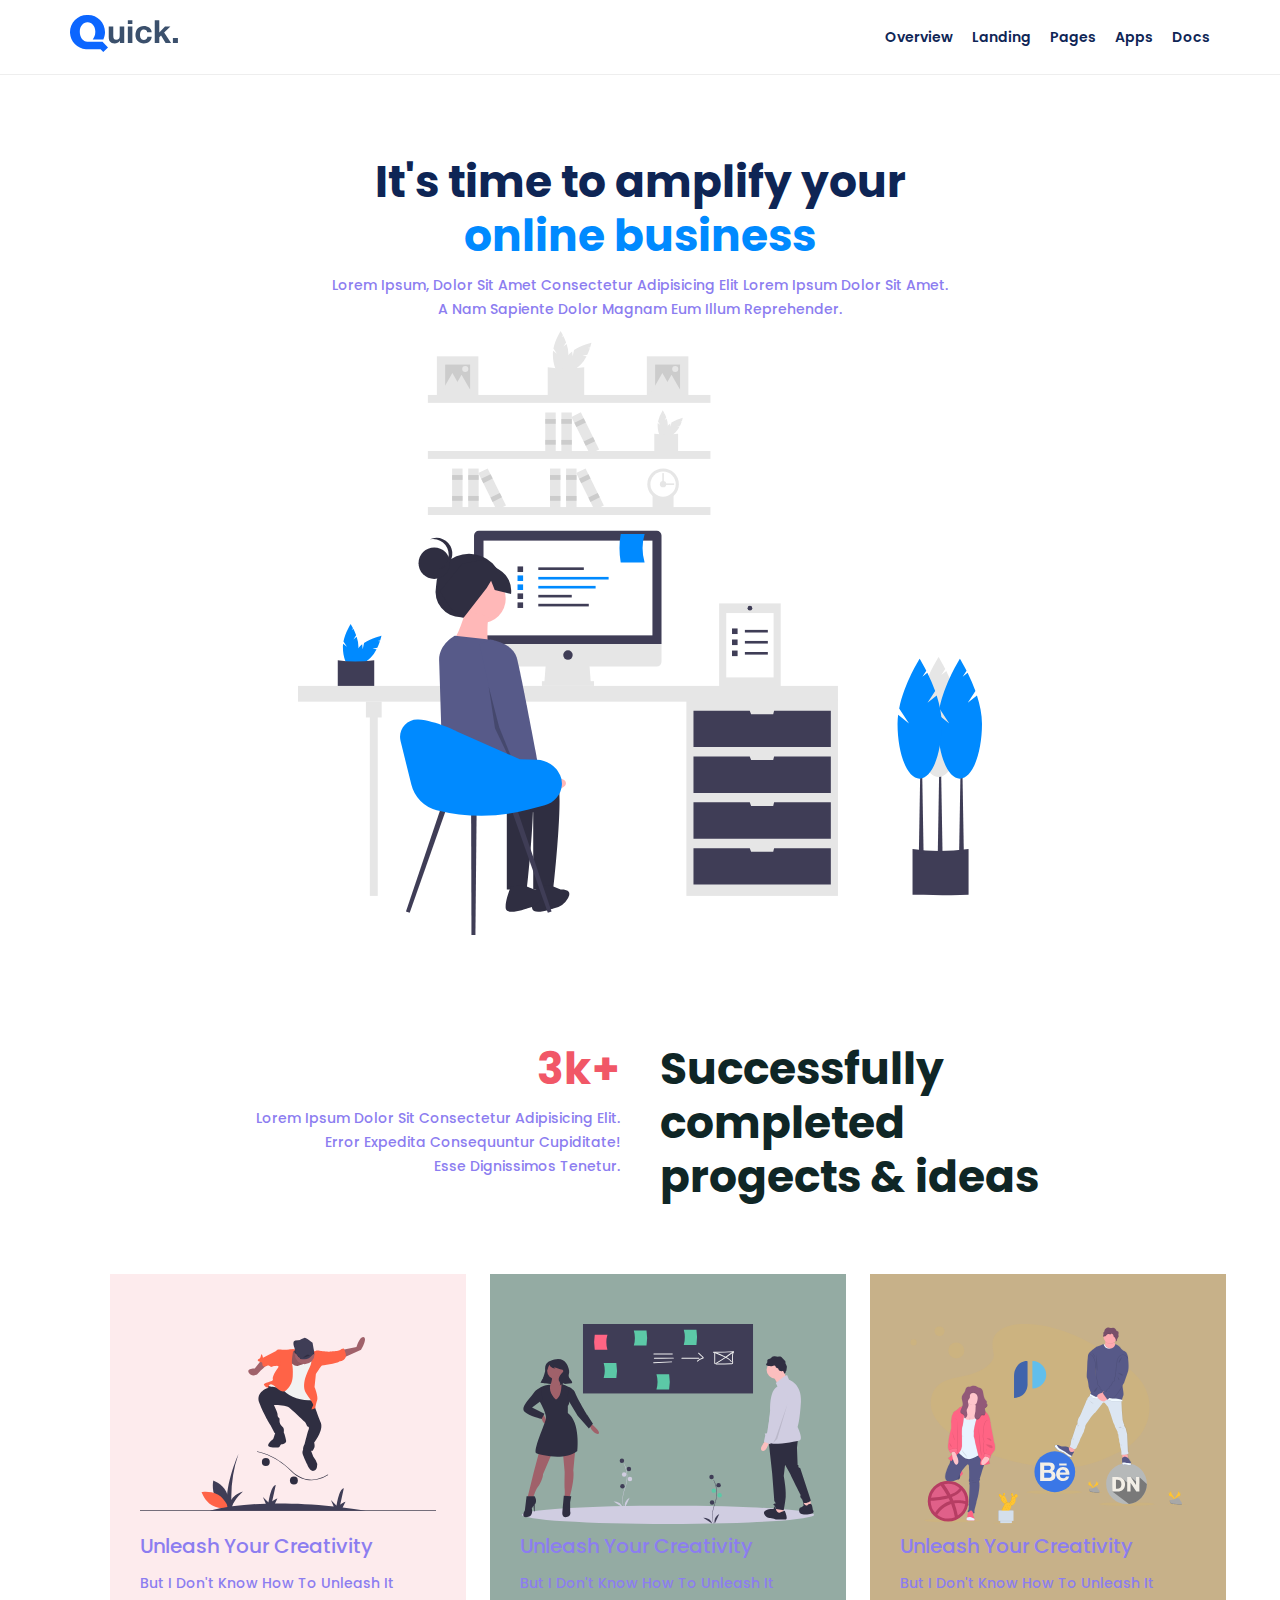
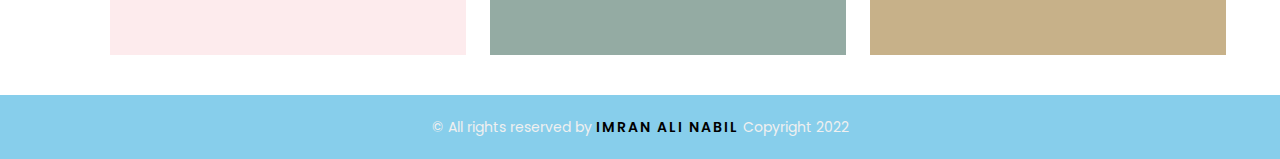
<file: ssb504c5/index.html>
<!DOCTYPE html>
	<html>
	<head>
		<meta charset="utf-8">
		<meta name="viewport" content="width=device-width, initial-scale=1.0">
		<title>Quick | Home</title>
		<!--style.css Linking here-->
		<link rel="stylesheet" href="css/style.css">
		<link href="https://fonts.googleapis.com/css2?family=Open+Sans:wght@300;400;500;600;700;800&family=Poppins:wght@100;200;300;400;500;600;700;800;900&display=swap" rel="stylesheet">
	</head>
	<body>
	</body>
	<!--header start-->
		<header class="header">
			<div class="container">
				<div class="row">
					<div class="col-6">
						<div class="logo">
							<a href="index.html">
								<img src="image/dark.svg" alt="">
							</a>
					    </div>
					</div>
	                   <div class="col-6">
	                	<ul class="navbar">
	                		<li>
	                			<a href="#">Overview</a>
	                		</li>
	                		<li>
	                			<a href="#">Landing</a>
	                		</li>
	                		<li>
	                			<a href="#">Pages</a>
	                		</li>
	                		<li>
	                			<a href="#">Apps</a>
	                		</li>
	                		<li>
	                			<a href="#">Docs</a>
	                		</li>
	                	</ul>
	                </div>
	            </div>
	                </div>

		</header>
		<!--header end-->	
		<!--banner start-->
		<section class="banner">
			<div class="container">
				<div class="row">
					<div class="col-12">
						<h1> It's time to amplify your<br> <span>online business</span>
</h1>
<p>Lorem Ipsum, Dolor Sit Amet Consectetur Adipisicing Elit Lorem Ipsum Dolor Sit Amet.<br>
<span>A Nam Sapiente Dolor Magnam Eum Illum Reprehender.</span></p>
<img src="image/illustration-1.svg" alt="">
					</div>

				</div>
			</div>
			
		</section>
		<!--banner end-->	
		<!--success start-->
		<section class="success">
			<div class="container">
				<div class="row">
					<div class="col-6">
						<div class="success-left">
							<h1>3k+</h1>
							<p>Lorem Ipsum Dolor Sit Consectetur Adipisicing Elit.<br>
								Error Expedita Consequuntur Cupiditate!<br>
								Esse Dignissimos Tenetur.
								
							</p>
							
						</div>
					</div>
					<div class="col-6">
						<div class="success-right">
							<h1>Successfully<br>
completed<br>
progects & ideas</h1>
							
						</div>
					</div>
					
				</div>
				
			</div>
		</section>
		<!--success end-->
		<!-- feature section start-->
		<section class="feature">
			<div class="container">
				<div class="row">
					<div class="col-4">
						<div class="inner-feature bg-1">
							<img src="image/illustration-5.svg">
							<h4>Unleash Your Creativity</h4>
							<p>But I don't know how to unleash it</p>
						</div>
					</div>

					<div class="col-4">
						<div class="inner-feature bg-2">
							<img src="image/illustration-6.svg">
							<h4>Unleash Your Creativity</h4>
							<p>But I don't know how to unleash it</p>
						</div>
					</div>

					<div class="col-4">
						<div class="inner-feature bg-3">
							<img src="image/illustration-7.svg">
							<h4>Unleash Your Creativity</h4>
							<p>But I don't know how to unleash it</p>
						</div>
					</div>
					
				</div>
			</div>
			
		</section>
		<!-- feature section end-->
		<footer class="footer">
			<div class="container">
				<div class="row">
					<div class="col-12">
						<p>&copy; All rights reserved by <a href="#">Imran Ali Nabil</a>
						Copyright 2022</p>
					</div>
				</div>
				
			</div>
			</footer>
	</body>
	</html>
</file>
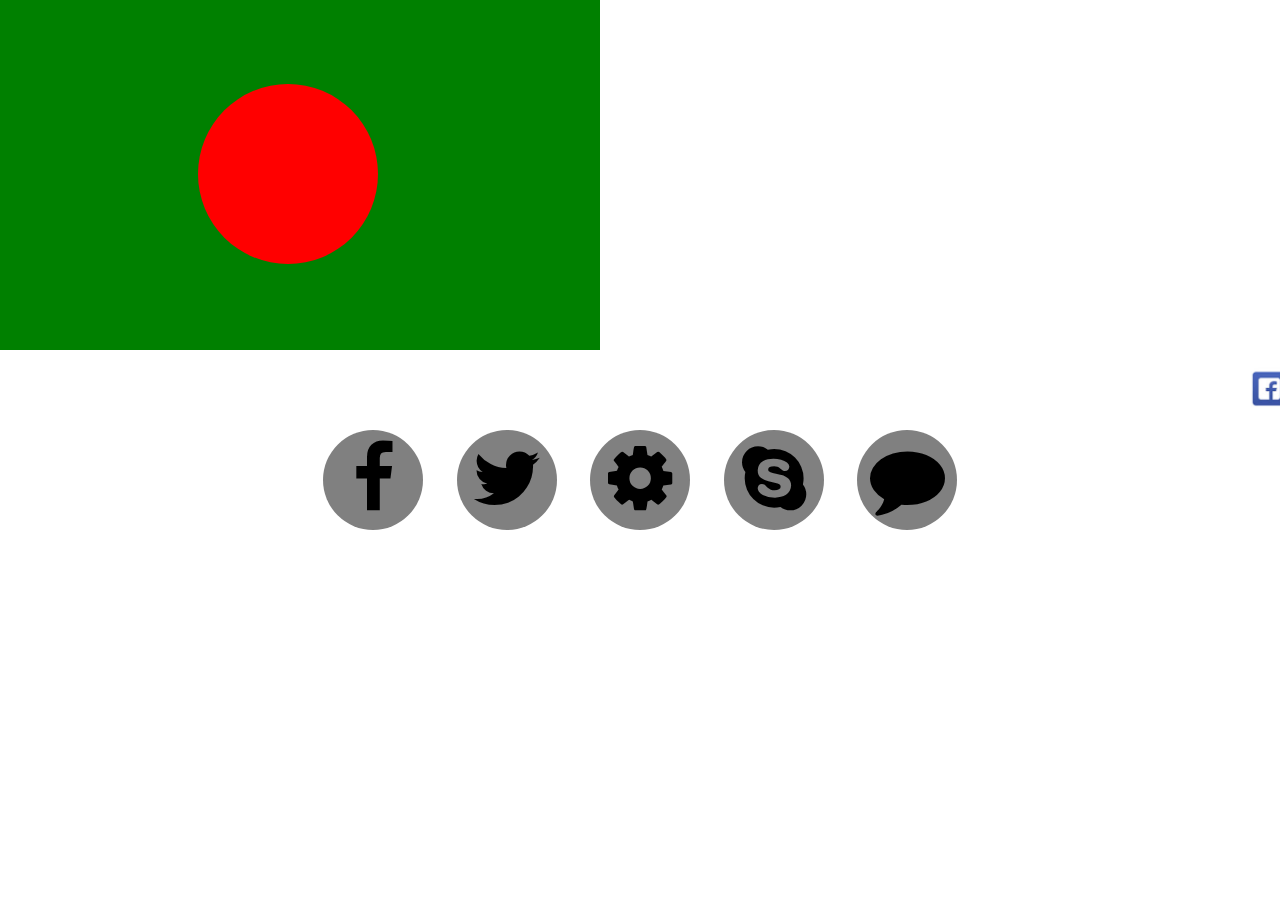
<file: ssb504class3/index.html>
<!DOCTYPE html>
<html lang="en">
<head>
	<meta charset="utf-8">
	<meta name="viewport" content="width=device-width, initial-scale=1.0">
	<title> CSS- postition</title>
	<!--style.css linking here-->
	<link rel="stylesheet" href="css/style.css">
	<!--font-awesome.min.css linking here-->
	<link rel="stylesheet" href="css/font-awesome.min.css">
</head>
<body>
	<div class="green">
		<div class="red"></div>
		<img src="images/fb.png" alt="" class="fb-share">
		
	</div>
	<ul class="social-icons">
		<li>
			<a href="#">
				<i class="fa fa-facebook"> </i>
			</a>
		</li>
		<li>
			<a href="#">
				<i class="fa fa-twitter"> </i>
			</a>
		</li>
		<li>
			<a href="#">
				<i class="fa fa-cog"> </i>
			</a>
		</li>
		<li>
			<a href="#">
				<i class="fa fa-skype"> </i>
			</a>
		</li>
		<li>
			<a href="#">
				<i class="fa fa-comment"> </i>
			</a>
		</li>
	</ul>

</body>
</html>
</file>
<file: ssb504c5/css/style.css>
*{
	padding: 0px;
	margin: 0px;
}
body{
	font-family: 'Poppins', sans-serif;
	font-size: 14px;
	line-height: 24px;
}
h1, h2, h3, h4, h5, h6{
	font-family: 'Poppins', sans-serif;
}
a{
	text-decoration: none;
}
a:hover{
	text-decoration: none;
}
img{
	max-width: 100%;
	height: auto;
}
/* global css code start*/
.container{
	width: 1140px;
	margin: 0px auto;
}
.row{
	width: 100%;
	float: left;
}
.col-12{
	width: 100%;
	float: left;
}
.col-6{
	width: 50%;
	float: left;
}
.col-4{
	width: 33.33%;
	float: left;
}
.col-3{
	width: 25%;
	float: left;
}
/*global css code end*/ 
/* header code start*/
.header{
	width: 100%;
	float: left;
	padding: 15px 0px;
	border-bottom: 1px solid #eee;
}
.logo{
	width: 100%;
	float: left;
}
.logo img{
	width: auto;
}
.navbar{
	width: 100%;
	float: left;
	text-align: right;
}
.navbar li{
	list-style: none;
	display: inline-block;
}
.navbar li a{
	display: block;
	margin: 10px 0px 0px 15px;
	font-size: 14px;
	font-weight: 600;
	line-height: 24px;
	color: #0F2656;
}
.navbar li a:hover{
	color: #008AFF;
}
/*banner code start*/
.banner{
	width: 100%;
	float: left;
	padding: 80px 0px;
	text-align: center;
}
.banner h1{
	font-size: 44px;
	line-height: 54px;
	font-weight: 700;
	color: #0E2555;
	margin: 0px 0px 10px;

}
.banner h1 span{
	font-size: 44px;
	font-weight: 700;
	color: #008AFF
	
}
.banner p{
	font-size: 14px;
	font-weight: 500;
	line-height: 24px;
	color: #8C7DF0;
	text-transform: capitalize;
    margin: 0px 0px 10px;
}
.banner img{
	width: 60%;
	max-width: 100%;
	height: auto;
	margin: 0px;
	padding: 0px;
	text-align: center;
} 
/* success code start */
.success{
	width: 100%;
	float: left;
	padding: 20px 0px;
}
.success-left{
	width: 100%;
	float: left;
	text-align: right;
}
.success-left h1{
	font-size: 44px;
	line-height: 54px;
	font-weight: 700;
	color: #F15767;
	margin: 0px 20px 10px 0px;

}
.success-left p{
	font-size: 14px;
	font-weight: 500;
	line-height: 24px;
	color: #8C7DF0;
	text-transform: capitalize;
    margin: 0px 20px 10px 0px;

}

.success-right{
	width: 100%;
	float: left;
	
}
.success-right h1{
	font-size: 44px;
	line-height: 54px;
	font-weight: 700;
	color: #0F2626;
	margin: 0px 0px 10px 20px;

}/* success code end */
/* feature code start*/
.feature{
	width: 100%;
	float: left;
	padding: 40px 0px;
}
.inner-feature{
	width: 78%;
	padding: 50px 30px;
	margin: 0px 40px;
	
}
.inner-feature img{
	width: 100%;
	height: 200px;
}
.inner-feature h4{
	font-size: 20px;
	font-weight: 500;
	line-height: 30px;
	color: #8C7DF0;
	text-transform: capitalize;
    margin: 0px 0px 10px 0px;


}
.inner-feature p{
	font-size: 14px; 
	font-weight: 500;
	line-height: 24px;
	color: #8C7DF0;
	text-transform: capitalize;
    margin: 0px 0px 10px 0px;
}
.bg-1{
	background: #FDEBED;
}
.bg-2{
	background: #94aba3;
}
.bg-3{
	background: #c7b189;
}
.footer{
	width: 100%;
	float: left;
	padding: 20px 0px;
	background-color: #87CEEB;
	text-align: center;
}
.footer p{
	font-size: 14px;
	line-height: 24px;
	color: #f0f0f0;
}
.footer p a{
	text-transform: uppercase;
	font-weight: 600;
	letter-spacing: 2px;
	color: #000000;
}
</file>
<file: ssb504class3/css/style.css>
*{
	padding: 0px;
	margin: 0px;
}
body{
	font-family: serif;
	font-size: 14px;
	line-height: 24px;
}
h1, h2, h3, h4, h5, h6{
    font-family: sans-serif;
}
a, a:hover{
	text-decoration: none;
}
.green{
	width: 600px;
	height: 350px;
	background: green;
	position: relative;
}
.red{
	width: 180px;
	height: 180px;
	background: red;
	border-radius: 100%;
	position: absolute;
	top: 24%;
	left: 33%;
}
.fb-share{
	width: 200px;
	position: fixed;
	top: 40%;
	right: -120px; 
	transition: 2s;
}
.fb-share:hover{
	right: 0px;
	cursor: pointer;
}
.social-icons{
	width: 100%;
	padding: 80px 0px;
	text-align: center;
}
.social-icons li{
	list-style: none;
	display: inline-block;
}
.social-icons li a{
	display: block;
	width: 100px;
	height: 100px;
	line-height: 100px;
	border-radius: 100px;
	background:#808080;
	margin: 0px 15px;
	font-size: 75px;
	color: #000;
}
.social-icons li a:hover{
	background:#08c;
	color:#fff;
	transition: 2s;
}
</file>
